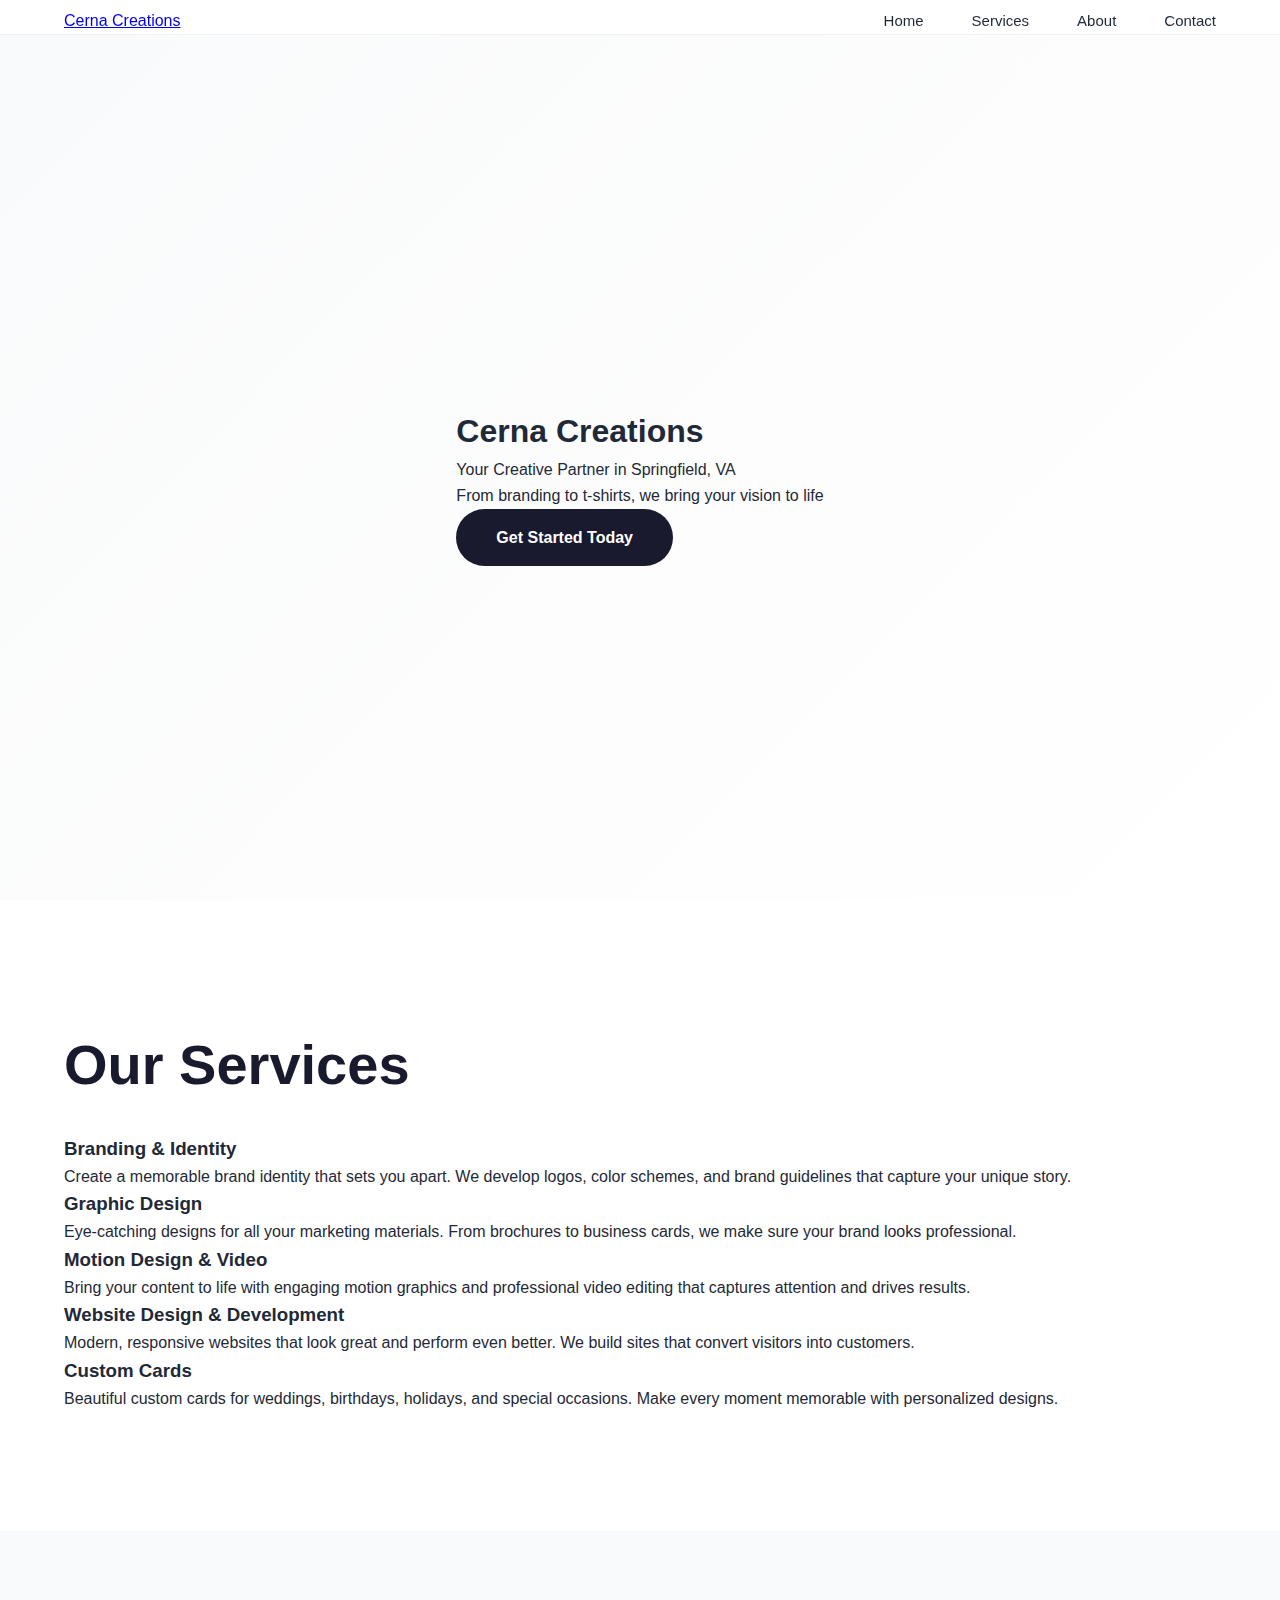
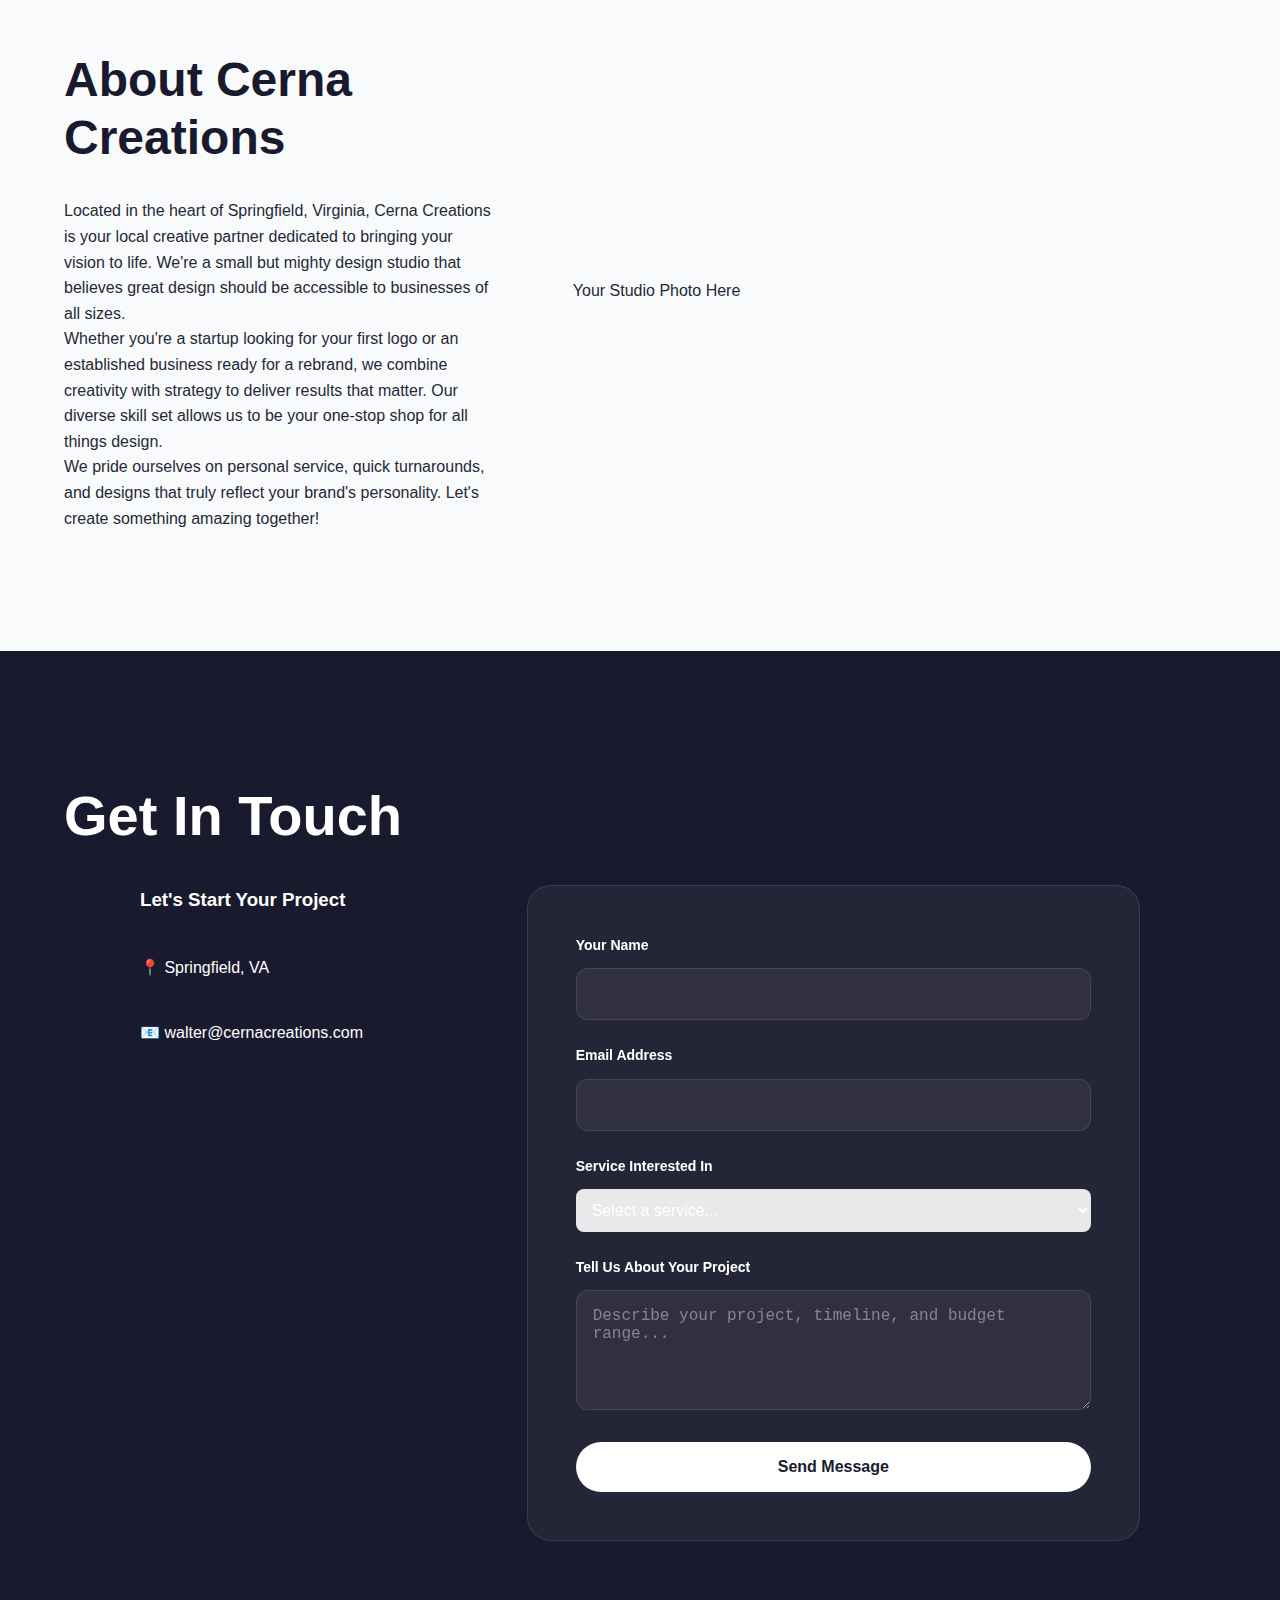
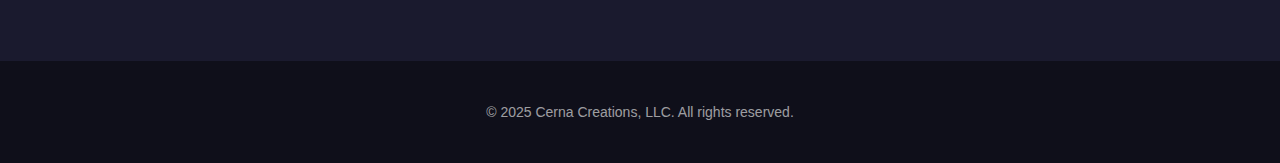
<file: index.html>
<!DOCTYPE html>
<html lang="en">
<head>
    <meta charset="UTF-8">
    <meta name="viewport" content="width=device-width, initial-scale=1.0">
    <title>Cerna Creations</title>
    <meta name="description" content="Cerna Creations is a full-service design studio in Springfield VA specializing in branding, graphic design, motion design, illustration, 2D & 3D design, video editing, website development, and custom cards">
    <link rel="stylesheet" href="style.css">
</head>
<body>
    <header>
        <nav class="container">
            <a href="#home" class="logo">Cerna Creations</a>
            <ul class="nav-links">
                <li><a href="#home">Home</a></li>
                <li><a href="#services">Services</a></li>
                <li><a href="#about">About</a></li>
                <li><a href="#contact">Contact</a></li>
            </ul>
            <button class="mobile-menu">☰</button>
        </nav>
    </header>

    <section id="home" class="hero">
        <div class="container">
            <h1>Cerna Creations</h1>
            <p>Your Creative Partner in Springfield, VA</p>
            <p>From branding to t-shirts, we bring your vision to life</p>
            <a href="#contact" class="cta-button">Get Started Today</a>
        </div>
    </section>

    <section id="services" class="services">
        <div class="container">
            <h2 class="section-title">Our Services</h2>
            <div class="services-grid">
                <div class="service-card">
                    <div class="service-icon icon-brand"></div>
                    <h3>Branding & Identity</h3>
                    <p>Create a memorable brand identity that sets you apart. We develop logos, color schemes, and brand guidelines that capture your unique story.</p>
                </div>
                
                <div class="service-card">
                    <div class="service-icon icon-design"></div>
                    <h3>Graphic Design</h3>
                    <p>Eye-catching designs for all your marketing materials. From brochures to business cards, we make sure your brand looks professional.</p>
                </div>
                
                <div class="service-card">
                    <div class="service-icon icon-motion"></div>
                    <h3>Motion Design & Video</h3>
                    <p>Bring your content to life with engaging motion graphics and professional video editing that captures attention and drives results.</p>
                </div>
                
                <div class="service-card">
                    <div class="service-icon icon-web"></div>
                    <h3>Website Design & Development</h3>
                    <p>Modern, responsive websites that look great and perform even better. We build sites that convert visitors into customers.</p>
                </div>
                
                <div class="service-card">
                    <div class="service-icon icon-cards"></div>
                    <h3>Custom Cards</h3>
                    <p>Beautiful custom cards for weddings, birthdays, holidays, and special occasions. Make every moment memorable with personalized designs.</p>
                </div>

            </div>
        </div>
    </section>

    <section id="about" class="about">
        <div class="container">
            <div class="about-content">
                <div class="about-text">
                    <h2>About Cerna Creations</h2>
                    <p>Located in the heart of Springfield, Virginia, Cerna Creations is your local creative partner dedicated to bringing your vision to life. We're a small but mighty design studio that believes great design should be accessible to businesses of all sizes.</p>
                    
                    <p>Whether you're a startup looking for your first logo or an established business ready for a rebrand, we combine creativity with strategy to deliver results that matter. Our diverse skill set allows us to be your one-stop shop for all things design.</p>
                    
                    <p>We pride ourselves on personal service, quick turnarounds, and designs that truly reflect your brand's personality. Let's create something amazing together!</p>
                </div>
                
                <div class="about-image">
                    <div class="placeholder-image">
                        Your Studio Photo Here
                    </div>
                </div>
            </div>
        </div>
    </section>

    <section id="contact" class="contact">
        <div class="container">
            <h2 class="section-title" style="color: white;">Get In Touch</h2>
            <div class="contact-content">
                <div class="contact-info">
                    <h3>Let's Start Your Project</h3>
                    <p>📍 Springfield, VA</p>
                    <p>📧 walter@cernacreations.com</p>
                </div>
                
                <form class="contact-form" action="#" method="POST" data-netlify="True">
                    <div class="form-group">
                        <label for="name">Your Name</label>
                        <input type="text" id="name" name="name" required>
                    </div>
                    
                    <div class="form-group">
                        <label for="email">Email Address</label>
                        <input type="email" id="email" name="email" required>
                    </div>
                    
                    <div class="form-group">
                        <label for="service">Service Interested In</label>
                        <select id="service" name="service" style="width: 100%; padding: 12px; border: none; border-radius: 8px; font-size: 1rem; background: rgba(255,255,255,0.9);">
                            <option value="">Select a service...</option>
                            <option value="branding">Branding & Identity</option>
                            <option value="graphic-design">Graphic Design</option>
                            <option value="motion-design">Motion Design & Video</option>
                            <option value="web-design">Website Design & Development</option>
                            <option value="cards">Custom Cards</option>
                            <option value="tshirts">T-Shirt Design & Printing</option>
                            <option value="multiple">Multiple Services</option>
                        </select>
                    </div>
                    
                    <div class="form-group">
                        <label for="message">Tell Us About Your Project</label>
                        <textarea id="message" name="message" placeholder="Describe your project, timeline, and budget range..." required></textarea>
                    </div>
                    
                    <button type="submit" class="submit-btn">Send Message</button>
                </form>
            </div>
        </div>
    </section>

    <footer>
        <div class="container">
            <p>&copy; 2025 Cerna Creations, LLC. All rights reserved.</p>
        </div>
    </footer>

    <script src="main.js"></script>
</body>
</html>
</file>
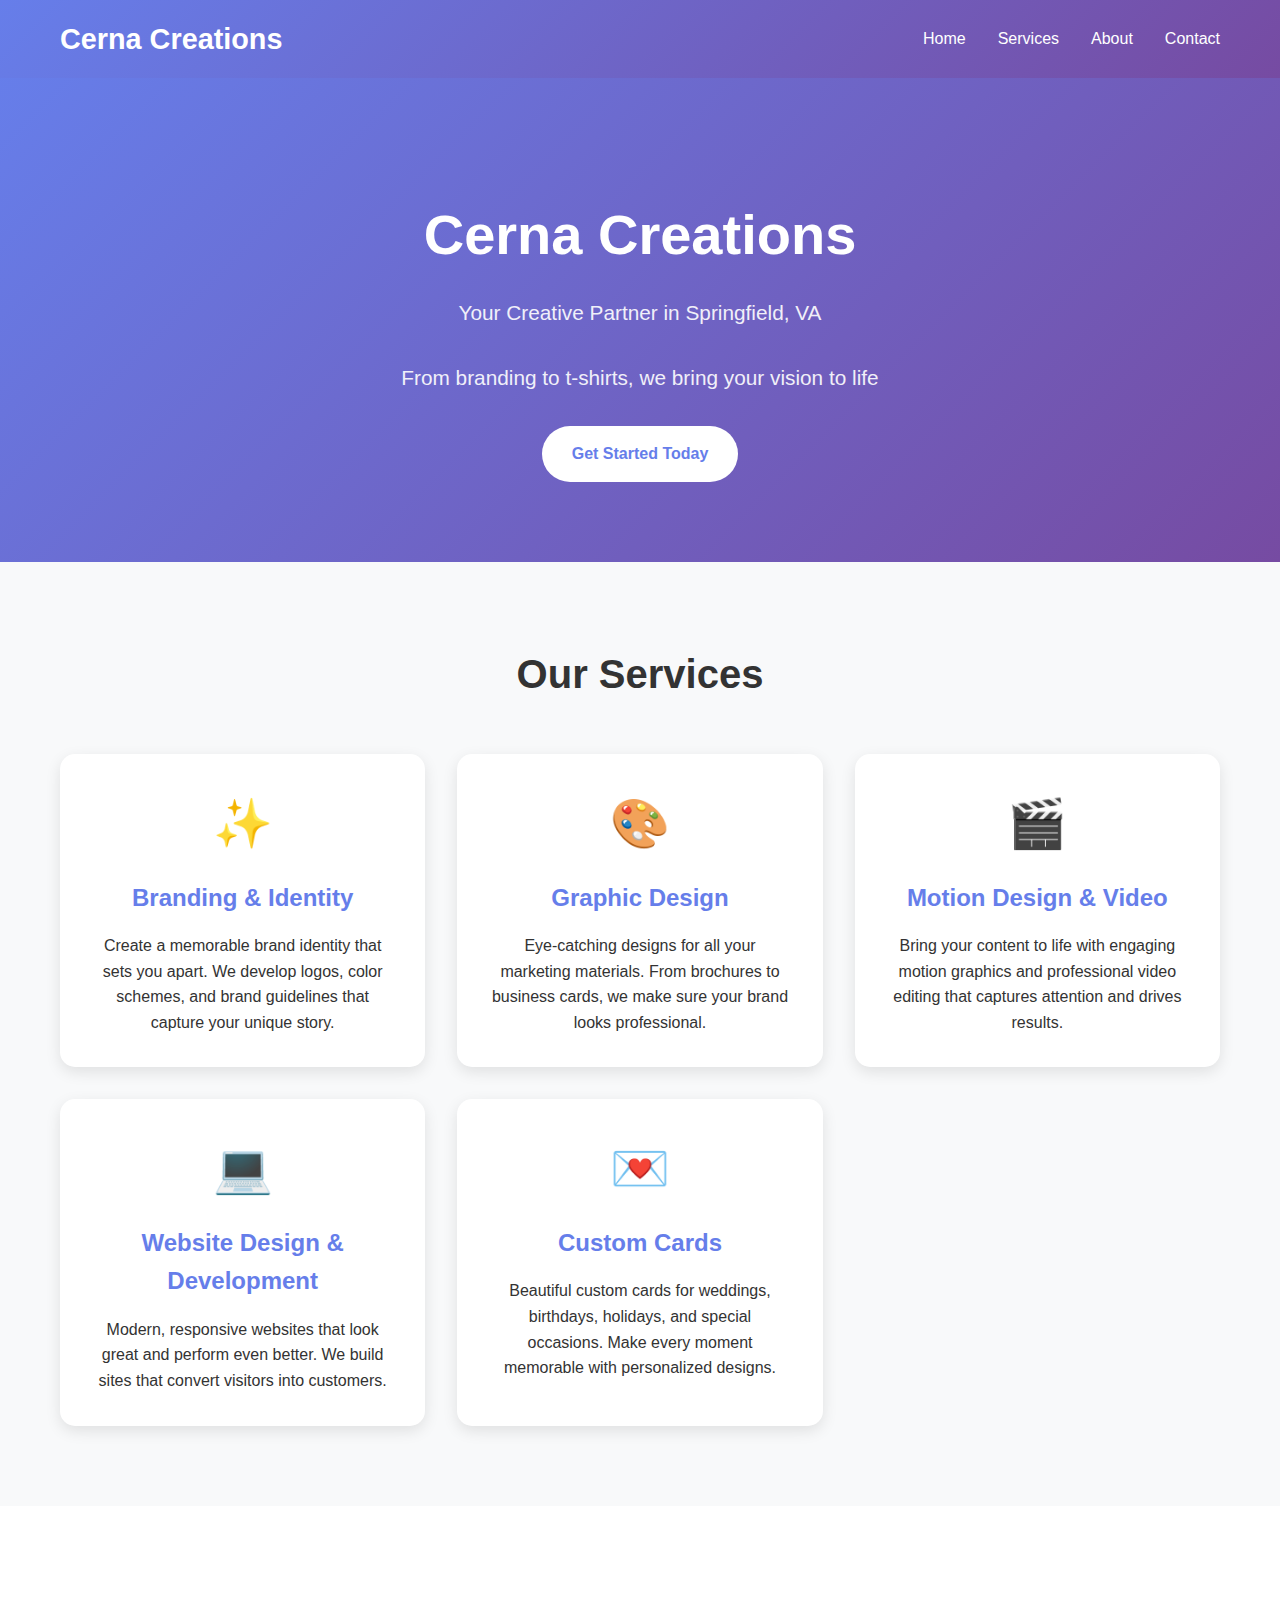
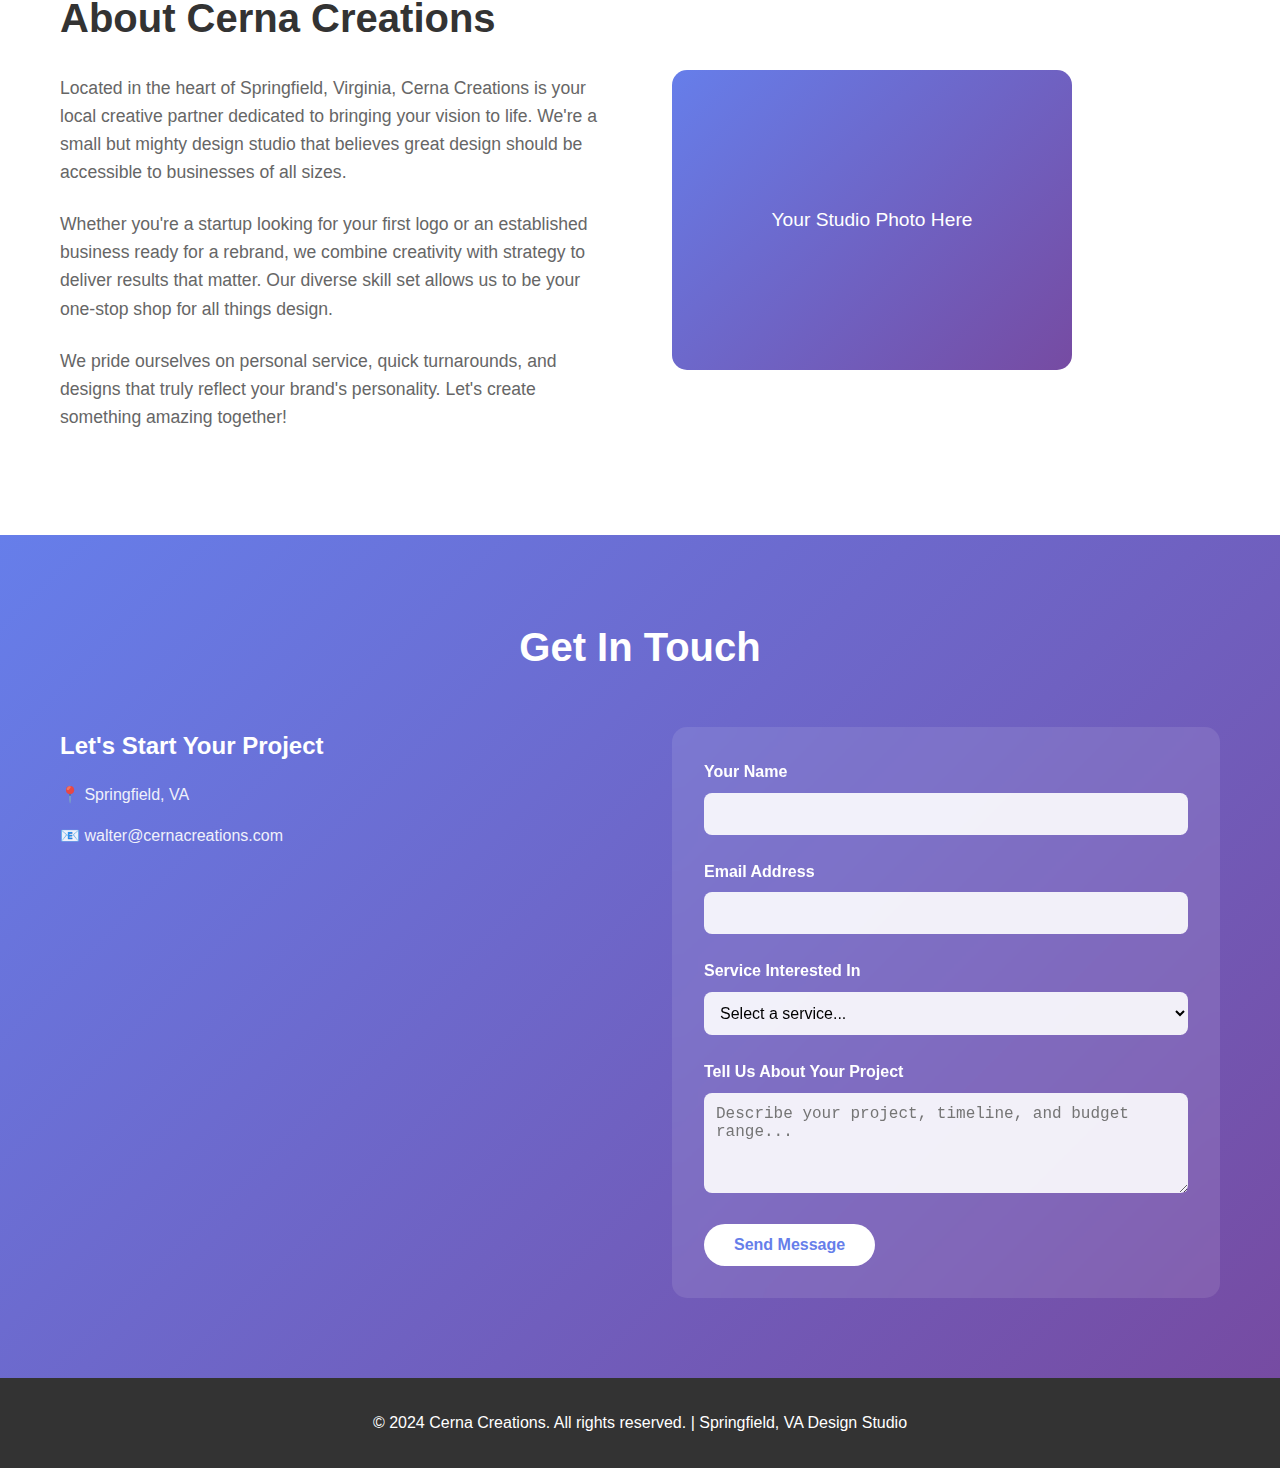
<file: cerna_creations_website.html>
<!DOCTYPE html>
<html lang="en">
<head>
    <meta charset="UTF-8">
    <meta name="viewport" content="width=device-width, initial-scale=1.0">
    <title>Cerna Creations</title>
    <meta name="description" content="Cerna Creations is a full-service design studio in Springfield VA specializing in branding, graphic design, motion design, illustration, 2D & 3D design, video editing, website development, and custom cards">
    
    <style>
        * {
            margin: 0;
            padding: 0;
            box-sizing: border-box;
        }
        
        body {
            font-family: 'Segoe UI', Tahoma, Geneva, Verdana, sans-serif;
            line-height: 1.6;
            color: #333;
        }
        
        .container {
            max-width: 1200px;
            margin: 0 auto;
            padding: 0 20px;
        }
        
        /* Header */
        header {
            background: linear-gradient(135deg, #667eea 0%, #764ba2 100%);
            color: white;
            padding: 1rem 0;
            position: fixed;
            width: 100%;
            top: 0;
            z-index: 1000;
            backdrop-filter: blur(10px);
        }
        
        nav {
            display: flex;
            justify-content: space-between;
            align-items: center;
        }
        
        .logo {
            font-size: 1.8rem;
            font-weight: bold;
            text-decoration: none;
            color: white;
        }
        
        .nav-links {
            display: flex;
            list-style: none;
            gap: 2rem;
        }
        
        .nav-links a {
            color: white;
            text-decoration: none;
            transition: opacity 0.3s;
        }
        
        .nav-links a:hover {
            opacity: 0.8;
        }
        
        .mobile-menu {
            display: none;
            background: none;
            border: none;
            color: white;
            font-size: 1.5rem;
            cursor: pointer;
        }
        
        /* Hero Section */
        .hero {
            background: linear-gradient(135deg, #667eea 0%, #764ba2 100%);
            color: white;
            padding: 120px 0 80px;
            text-align: center;
            margin-top: 70px;
        }
        
        .hero h1 {
            font-size: 3.5rem;
            margin-bottom: 1rem;
            animation: fadeInUp 1s ease;
        }
        
        .hero p {
            font-size: 1.3rem;
            margin-bottom: 2rem;
            opacity: 0.9;
            animation: fadeInUp 1s ease 0.2s both;
        }
        
        .cta-button {
            display: inline-block;
            background: white;
            color: #667eea;
            padding: 15px 30px;
            border-radius: 50px;
            text-decoration: none;
            font-weight: bold;
            transition: transform 0.3s, box-shadow 0.3s;
            animation: fadeInUp 1s ease 0.4s both;
        }
        
        .cta-button:hover {
            transform: translateY(-3px);
            box-shadow: 0 10px 20px rgba(0,0,0,0.2);
        }
        
        /* Services Section */
        .services {
            padding: 80px 0;
            background: #f8f9fa;
        }
        
        .section-title {
            text-align: center;
            font-size: 2.5rem;
            margin-bottom: 3rem;
            color: #333;
        }
        
        .services-grid {
            display: grid;
            grid-template-columns: repeat(auto-fit, minmax(350px, 1fr));
            gap: 2rem;
        }
        
        .service-card {
            background: white;
            padding: 2rem;
            border-radius: 15px;
            box-shadow: 0 5px 15px rgba(0,0,0,0.1);
            transition: transform 0.3s, box-shadow 0.3s;
            text-align: center;
        }
        
        .service-card:hover {
            transform: translateY(-10px);
            box-shadow: 0 15px 30px rgba(0,0,0,0.15);
        }
        
        .service-icon {
            font-size: 3rem;
            margin-bottom: 1rem;
        }
        
        .service-card h3 {
            font-size: 1.5rem;
            margin-bottom: 1rem;
            color: #667eea;
        }
        
        /* About Section */
        .about {
            padding: 80px 0;
        }
        
        .about-content {
            display: grid;
            grid-template-columns: 1fr 1fr;
            gap: 4rem;
            align-items: center;
        }
        
        .about-text h2 {
            font-size: 2.5rem;
            margin-bottom: 1.5rem;
            color: #333;
        }
        
        .about-text p {
            font-size: 1.1rem;
            margin-bottom: 1.5rem;
            color: #666;
        }
        
        .about-image {
            text-align: center;
        }
        
        .placeholder-image {
            width: 100%;
            max-width: 400px;
            height: 300px;
            background: linear-gradient(135deg, #667eea 0%, #764ba2 100%);
            border-radius: 15px;
            display: flex;
            align-items: center;
            justify-content: center;
            color: white;
            font-size: 1.2rem;
        }
        
        /* Contact Section */
        .contact {
            padding: 80px 0;
            background: linear-gradient(135deg, #667eea 0%, #764ba2 100%);
            color: white;
        }
        
        .contact-content {
            display: grid;
            grid-template-columns: 1fr 1fr;
            gap: 4rem;
        }
        
        .contact-info h3 {
            font-size: 1.5rem;
            margin-bottom: 1rem;
        }
        
        .contact-info p {
            margin-bottom: 1rem;
            opacity: 0.9;
        }
        
        .contact-form {
            background: rgba(255,255,255,0.1);
            padding: 2rem;
            border-radius: 15px;
            backdrop-filter: blur(10px);
        }
        
        .form-group {
            margin-bottom: 1.5rem;
        }
        
        .form-group label {
            display: block;
            margin-bottom: 0.5rem;
            font-weight: bold;
        }
        
        .form-group input,
        .form-group textarea {
            width: 100%;
            padding: 12px;
            border: none;
            border-radius: 8px;
            font-size: 1rem;
            background: rgba(255,255,255,0.9);
        }
        
        .form-group textarea {
            resize: vertical;
            height: 100px;
        }
        
        .submit-btn {
            background: white;
            color: #667eea;
            padding: 12px 30px;
            border: none;
            border-radius: 25px;
            font-size: 1rem;
            font-weight: bold;
            cursor: pointer;
            transition: transform 0.3s;
        }
        
        .submit-btn:hover {
            transform: translateY(-2px);
        }
        
        /* Footer */
        footer {
            background: #333;
            color: white;
            text-align: center;
            padding: 2rem 0;
        }
        
        /* Animations */
        @keyframes fadeInUp {
            from {
                opacity: 0;
                transform: translateY(30px);
            }
            to {
                opacity: 1;
                transform: translateY(0);
            }
        }
        
        /* Responsive Design */
        @media (max-width: 768px) {
            .nav-links {
                display: none;
            }
            
            .mobile-menu {
                display: block;
            }
            
            .hero h1 {
                font-size: 2.5rem;
            }
            
            .hero p {
                font-size: 1.1rem;
            }
            
            .services-grid {
                grid-template-columns: 1fr;
            }
            
            .about-content,
            .contact-content {
                grid-template-columns: 1fr;
                gap: 2rem;
            }
            
            .section-title {
                font-size: 2rem;
            }
        }
        
        /* Smooth scrolling */
        html {
            scroll-behavior: smooth;
        }
        
        /* Service icons using Unicode */
        .icon-design::before { content: "🎨"; }
        .icon-motion::before { content: "🎬"; }
        .icon-web::before { content: "💻"; }
        .icon-cards::before { content: "💌"; }
        .icon-tshirt::before { content: "👕"; }
        .icon-brand::before { content: "✨"; }
    </style>
</head>
<body>
    <header>
        <nav class="container">
            <a href="#home" class="logo">Cerna Creations</a>
            <ul class="nav-links">
                <li><a href="#home">Home</a></li>
                <li><a href="#services">Services</a></li>
                <li><a href="#about">About</a></li>
                <li><a href="#contact">Contact</a></li>
            </ul>
            <button class="mobile-menu">☰</button>
        </nav>
    </header>

    <section id="home" class="hero">
        <div class="container">
            <h1>Cerna Creations</h1>
            <p>Your Creative Partner in Springfield, VA</p>
            <p>From branding to t-shirts, we bring your vision to life</p>
            <a href="#contact" class="cta-button">Get Started Today</a>
        </div>
    </section>

    <section id="services" class="services">
        <div class="container">
            <h2 class="section-title">Our Services</h2>
            <div class="services-grid">
                <div class="service-card">
                    <div class="service-icon icon-brand"></div>
                    <h3>Branding & Identity</h3>
                    <p>Create a memorable brand identity that sets you apart. We develop logos, color schemes, and brand guidelines that capture your unique story.</p>
                </div>
                
                <div class="service-card">
                    <div class="service-icon icon-design"></div>
                    <h3>Graphic Design</h3>
                    <p>Eye-catching designs for all your marketing materials. From brochures to business cards, we make sure your brand looks professional.</p>
                </div>
                
                <div class="service-card">
                    <div class="service-icon icon-motion"></div>
                    <h3>Motion Design & Video</h3>
                    <p>Bring your content to life with engaging motion graphics and professional video editing that captures attention and drives results.</p>
                </div>
                
                <div class="service-card">
                    <div class="service-icon icon-web"></div>
                    <h3>Website Design & Development</h3>
                    <p>Modern, responsive websites that look great and perform even better. We build sites that convert visitors into customers.</p>
                </div>
                
                <div class="service-card">
                    <div class="service-icon icon-cards"></div>
                    <h3>Custom Cards</h3>
                    <p>Beautiful custom cards for weddings, birthdays, holidays, and special occasions. Make every moment memorable with personalized designs.</p>
                </div>

            </div>
        </div>
    </section>

    <section id="about" class="about">
        <div class="container">
            <div class="about-content">
                <div class="about-text">
                    <h2>About Cerna Creations</h2>
                    <p>Located in the heart of Springfield, Virginia, Cerna Creations is your local creative partner dedicated to bringing your vision to life. We're a small but mighty design studio that believes great design should be accessible to businesses of all sizes.</p>
                    
                    <p>Whether you're a startup looking for your first logo or an established business ready for a rebrand, we combine creativity with strategy to deliver results that matter. Our diverse skill set allows us to be your one-stop shop for all things design.</p>
                    
                    <p>We pride ourselves on personal service, quick turnarounds, and designs that truly reflect your brand's personality. Let's create something amazing together!</p>
                </div>
                
                <div class="about-image">
                    <div class="placeholder-image">
                        Your Studio Photo Here
                    </div>
                </div>
            </div>
        </div>
    </section>

    <section id="contact" class="contact">
        <div class="container">
            <h2 class="section-title" style="color: white;">Get In Touch</h2>
            <div class="contact-content">
                <div class="contact-info">
                    <h3>Let's Start Your Project</h3>
                    <p>📍 Springfield, VA</p>
                    <p>📧 walter@cernacreations.com</p>
                </div>
                
                <form class="contact-form" action="#" method="POST" netlify>
                    <div class="form-group">
                        <label for="name">Your Name</label>
                        <input type="text" id="name" name="name" required>
                    </div>
                    
                    <div class="form-group">
                        <label for="email">Email Address</label>
                        <input type="email" id="email" name="email" required>
                    </div>
                    
                    <div class="form-group">
                        <label for="service">Service Interested In</label>
                        <select id="service" name="service" style="width: 100%; padding: 12px; border: none; border-radius: 8px; font-size: 1rem; background: rgba(255,255,255,0.9);">
                            <option value="">Select a service...</option>
                            <option value="branding">Branding & Identity</option>
                            <option value="graphic-design">Graphic Design</option>
                            <option value="motion-design">Motion Design & Video</option>
                            <option value="web-design">Website Design & Development</option>
                            <option value="cards">Custom Cards</option>
                            <option value="tshirts">T-Shirt Design & Printing</option>
                            <option value="multiple">Multiple Services</option>
                        </select>
                    </div>
                    
                    <div class="form-group">
                        <label for="message">Tell Us About Your Project</label>
                        <textarea id="message" name="message" placeholder="Describe your project, timeline, and budget range..." required></textarea>
                    </div>
                    
                    <button type="submit" class="submit-btn">Send Message</button>
                </form>
            </div>
        </div>
    </section>

    <footer>
        <div class="container">
            <p>&copy; 2024 Cerna Creations. All rights reserved. | Springfield, VA Design Studio</p>
        </div>
    </footer>

    <script>
        // Smooth scrolling for navigation links
        document.querySelectorAll('a[href^="#"]').forEach(anchor => {
            anchor.addEventListener('click', function (e) {
                e.preventDefault();
                const target = document.querySelector(this.getAttribute('href'));
                if (target) {
                    target.scrollIntoView({
                        behavior: 'smooth',
                        block: 'start'
                    });
                }
            });
        });

        // Mobile menu toggle (basic functionality)
        const mobileMenu = document.querySelector('.mobile-menu');
        const navLinks = document.querySelector('.nav-links');
        
        mobileMenu.addEventListener('click', () => {
            navLinks.style.display = navLinks.style.display === 'flex' ? 'none' : 'flex';
        });

        // Form submission (you'll need to integrate with Netlify Forms or similar)
        document.querySelector('.contact-form').addEventListener('submit', function(e) {
            e.preventDefault();
            alert('Thank you for your message! We\'ll get back to you within 24 hours.');
            this.reset();
        });

        // Add scroll effect to header
        window.addEventListener('scroll', () => {
            const header = document.querySelector('header');
            if (window.scrollY > 100) {
                header.style.background = 'rgba(76, 175, 80, 0.95)';
            } else {
                header.style.background = 'linear-gradient(135deg, #4CAF50 0%, #2E8B57 100%)';
            }
        });
    </script>
</body>
</html>
</file>
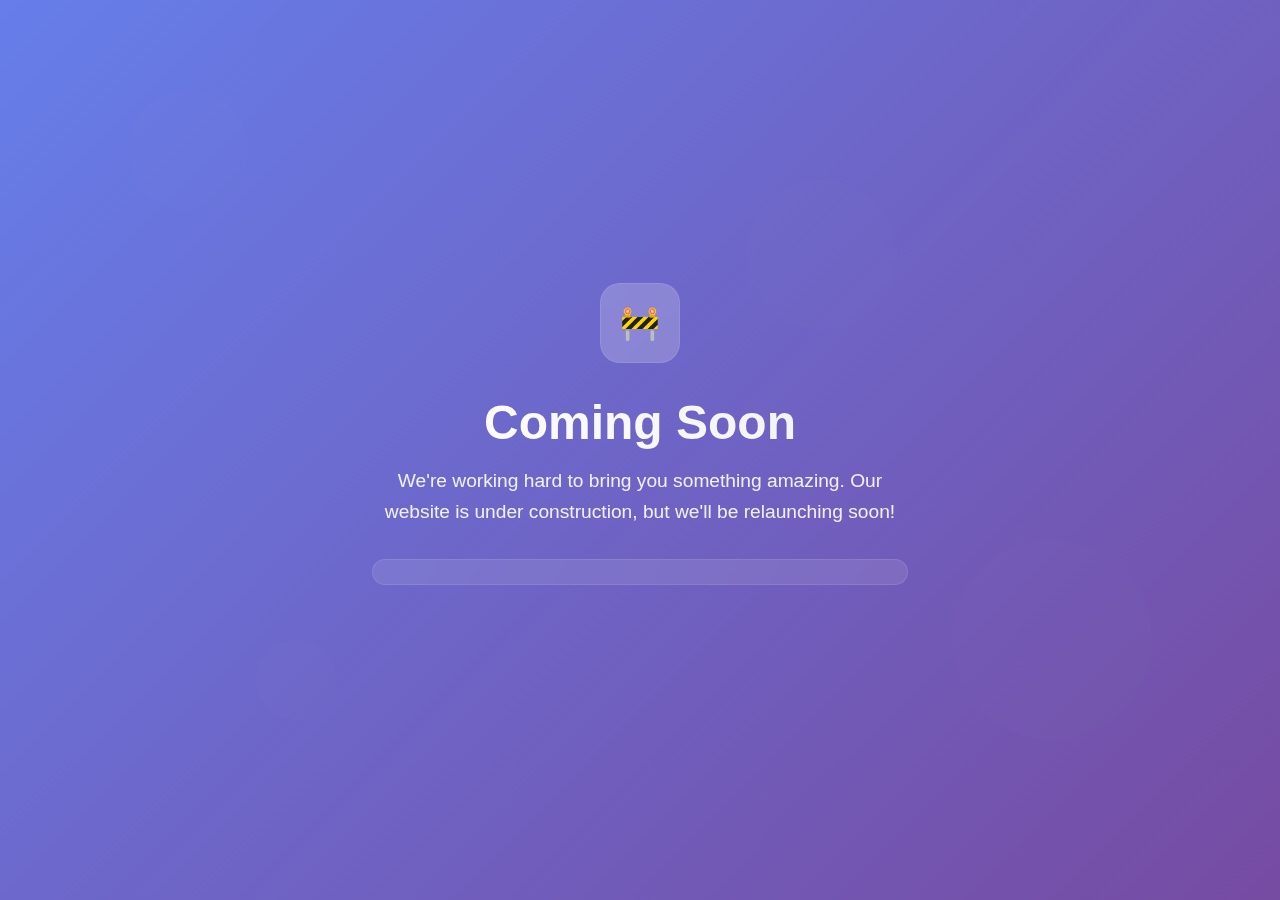
<file: under-construction.html>
<!DOCTYPE html>
<html lang="en">
<head>
    <meta charset="UTF-8">
    <meta name="viewport" content="width=device-width, initial-scale=1.0">
    <title>Under Construction</title>
    <style>
        * {
            margin: 0;
            padding: 0;
            box-sizing: border-box;
        }

        body {
            font-family: -apple-system, BlinkMacSystemFont, 'Segoe UI', Roboto, Oxygen, Ubuntu, Cantarell, sans-serif;
            background: linear-gradient(135deg, #667eea 0%, #764ba2 100%);
            min-height: 100vh;
            display: flex;
            align-items: center;
            justify-content: center;
            overflow: hidden;
            position: relative;
        }

        .background-shapes {
            position: absolute;
            top: 0;
            left: 0;
            width: 100%;
            height: 100%;
            z-index: 0;
            opacity: 0.1;
        }

        .shape {
            position: absolute;
            background: rgba(255, 255, 255, 0.1);
            border-radius: 50%;
            animation: float 6s ease-in-out infinite;
        }

        .shape:nth-child(1) {
            width: 120px;
            height: 120px;
            top: 10%;
            left: 10%;
            animation-delay: 0s;
        }

        .shape:nth-child(2) {
            width: 200px;
            height: 200px;
            top: 60%;
            right: 10%;
            animation-delay: 2s;
        }

        .shape:nth-child(3) {
            width: 80px;
            height: 80px;
            bottom: 20%;
            left: 20%;
            animation-delay: 4s;
        }

        .shape:nth-child(4) {
            width: 150px;
            height: 150px;
            top: 20%;
            right: 30%;
            animation-delay: 1s;
        }

        @keyframes float {
            0%, 100% {
                transform: translateY(0px) rotate(0deg);
            }
            50% {
                transform: translateY(-20px) rotate(180deg);
            }
        }

        .container {
            text-align: center;
            color: white;
            z-index: 1;
            position: relative;
            max-width: 600px;
            padding: 2rem;
        }

        .logo {
            width: 80px;
            height: 80px;
            background: rgba(255, 255, 255, 0.2);
            border-radius: 20px;
            margin: 0 auto 2rem;
            display: flex;
            align-items: center;
            justify-content: center;
            backdrop-filter: blur(10px);
            border: 1px solid rgba(255, 255, 255, 0.1);
            animation: pulse 2s ease-in-out infinite alternate;
        }

        @keyframes pulse {
            0% {
                transform: scale(1);
            }
            100% {
                transform: scale(1.05);
            }
        }

        .logo::before {
            content: "🚧";
            font-size: 2rem;
        }

        h1 {
            font-size: 3rem;
            font-weight: 700;
            margin-bottom: 1rem;
            background: linear-gradient(45deg, #fff, #f0f0f0);
            background-clip: text;
            -webkit-background-clip: text;
            -webkit-text-fill-color: transparent;
            animation: slideInUp 0.8s ease-out;
        }

        .subtitle {
            font-size: 1.2rem;
            margin-bottom: 2rem;
            opacity: 0.9;
            line-height: 1.6;
            animation: slideInUp 0.8s ease-out 0.2s both;
        }

        .progress-container {
            background: rgba(255, 255, 255, 0.1);
            border-radius: 50px;
            padding: 8px;
            margin: 2rem 0;
            backdrop-filter: blur(10px);
            border: 1px solid rgba(255, 255, 255, 0.1);
            animation: slideInUp 0.8s ease-out 0.4s both;
        }

        .progress-bar {
            height: 8px;
            background: linear-gradient(90deg, #00f5ff, #00d4ff);
            border-radius: 50px;
            width: 0%;
            animation: progressLoad 3s ease-in-out infinite;
            box-shadow: 0 0 20px rgba(0, 245, 255, 0.5);
        }

        @keyframes progressLoad {
            0%, 100% { width: 20%; }
            50% { width: 80%; }
        }

        .email-signup {
            display: flex;
            gap: 1rem;
            max-width: 400px;
            margin: 2rem auto 0;
            animation: slideInUp 0.8s ease-out 0.6s both;
        }

        .email-input {
            flex: 1;
            padding: 1rem 1.5rem;
            border: 1px solid rgba(255, 255, 255, 0.2);
            border-radius: 50px;
            background: rgba(255, 255, 255, 0.1);
            color: white;
            font-size: 1rem;
            backdrop-filter: blur(10px);
            transition: all 0.3s ease;
        }

        .email-input::placeholder {
            color: rgba(255, 255, 255, 0.7);
        }

        .email-input:focus {
            outline: none;
            border-color: rgba(255, 255, 255, 0.5);
            background: rgba(255, 255, 255, 0.15);
            transform: scale(1.02);
        }

        .notify-btn {
            padding: 1rem 2rem;
            background: linear-gradient(45deg, #00f5ff, #00d4ff);
            border: none;
            border-radius: 50px;
            color: white;
            font-weight: 600;
            cursor: pointer;
            transition: all 0.3s ease;
            font-size: 1rem;
        }

        .notify-btn:hover {
            transform: translateY(-2px);
            box-shadow: 0 10px 30px rgba(0, 245, 255, 0.3);
        }

        .social-links {
            display: flex;
            justify-content: center;
            gap: 1.5rem;
            margin-top: 3rem;
            animation: slideInUp 0.8s ease-out 0.8s both;
        }

        .social-link {
            width: 50px;
            height: 50px;
            background: rgba(255, 255, 255, 0.1);
            border-radius: 50%;
            display: flex;
            align-items: center;
            justify-content: center;
            text-decoration: none;
            color: white;
            font-size: 1.2rem;
            transition: all 0.3s ease;
            backdrop-filter: blur(10px);
            border: 1px solid rgba(255, 255, 255, 0.1);
        }

        .social-link:hover {
            background: rgba(255, 255, 255, 0.2);
            transform: translateY(-3px);
            box-shadow: 0 10px 20px rgba(255, 255, 255, 0.1);
        }

        @keyframes slideInUp {
            from {
                opacity: 0;
                transform: translateY(30px);
            }
            to {
                opacity: 1;
                transform: translateY(0);
            }
        }

        @media (max-width: 768px) {
            .container {
                padding: 1rem;
            }

            h1 {
                font-size: 2rem;
            }

            .email-signup {
                flex-direction: column;
            }

            .social-links {
                gap: 1rem;
            }
        }
    </style>
</head>
<body>
<div class="background-shapes">
    <div class="shape"></div>
    <div class="shape"></div>
    <div class="shape"></div>
    <div class="shape"></div>
</div>

<div class="container">
    <div class="logo"></div>

    <h1>Coming Soon</h1>

    <p class="subtitle">
        We're working hard to bring you something amazing.
        Our website is under construction, but we'll be relaunching soon!
    </p>

    <div class="progress-container">
        <div class="progress-bar"></div>
    </div>

</div>

<script>
    document.querySelector('.email-signup').addEventListener('submit', function(e) {
        e.preventDefault();
        const email = document.querySelector('.email-input').value;
        if (email) {
            alert('Thank you! We\'ll notify you when we launch.');
            document.querySelector('.email-input').value = '';
        }
    });

    // Add some interactive sparkle effects
    document.addEventListener('mousemove', function(e) {
        const sparkle = document.createElement('div');
        sparkle.style.position = 'absolute';
        sparkle.style.left = e.clientX + 'px';
        sparkle.style.top = e.clientY + 'px';
        sparkle.style.width = '4px';
        sparkle.style.height = '4px';
        sparkle.style.background = 'rgba(255, 255, 255, 0.8)';
        sparkle.style.borderRadius = '50%';
        sparkle.style.pointerEvents = 'none';
        sparkle.style.zIndex = '1000';
        sparkle.style.animation = 'sparkle 1s ease-out forwards';
        document.body.appendChild(sparkle);

        setTimeout(() => {
            sparkle.remove();
        }, 1000);
    });

    // Add sparkle animation
    const style = document.createElement('style');
    style.textContent = `
            @keyframes sparkle {
                0% {
                    transform: scale(0) rotate(0deg);
                    opacity: 1;
                }
                100% {
                    transform: scale(1) rotate(180deg);
                    opacity: 0;
                }
            }
        `;
    document.head.appendChild(style);
</script>
</body>
</html>
</file>
<file: style.css>
/* ================================
   CSS Reset & Base Styles
   ================================ */
* {
    margin: 0;
    padding: 0;
    box-sizing: border-box;
}

:root {
    --primary-dark: #1a1a2e;
    --primary-accent: #6366f1;
    --accent-pink: #ec4899;
    --accent-yellow: #fbbf24;
    --text-dark: #1f2937;
    --text-light: #6b7280;
    --bg-light: #f9fafb;
    --bg-white: #ffffff;
}

html {
    scroll-behavior: smooth;
}

body {
    font-family:
        -apple-system, BlinkMacSystemFont, "Inter", "Segoe UI", Roboto,
        "Helvetica Neue", Arial, sans-serif;
    line-height: 1.6;
    color: var(--text-dark);
    background: var(--bg-white);
    overflow-x: hidden;
}

.container {
    max-width: 1200px;
    margin: 0 auto;
    padding: 0 24px;
}

/* ================================
   Header & Navigation
   ================================ */
header {
    position: fixed;
    width: 100%;
    top: 0;
    z-index: 1000;
    background: rgba(255, 255, 255, 0.9);
    backdrop-filter: blur(20px);
    border-bottom: 1px solid rgba(0, 0, 0, 0.05);
    padding-top: 8px;
    transition: all 0.3s ease;
}

nav {
    display: flex;
    justify-content: space-between;
    align-items: center;
    padding: 20px 24px;
}

.logo img {
    height: 40px;
    width: auto;
    transition: transform 0.3s ease;
}

.logo:hover img {
    transform: scale(1.05);
}

.nav-links {
    display: flex;
    list-style: none;
    gap: 48px;
    align-items: center;
}

.nav-links a {
    color: var(--text-dark);
    text-decoration: none;
    font-weight: 500;
    font-size: 15px;
    position: relative;
    transition: color 0.3s ease;
}

.nav-links a::after {
    content: "";
    position: absolute;
    bottom: -4px;
    left: 0;
    width: 0;
    height: 2px;
    background: var(--primary-accent);
    transition: width 0.3s ease;
}

.nav-links a:hover {
    color: var(--primary-accent);
}

.nav-links a:hover::after {
    width: 100%;
}

.mobile-menu {
    display: none;
    background: none;
    border: none;
    font-size: 24px;
    cursor: pointer;
    color: var(--text-dark);
}

/* ================================
   Hero Section
   ================================ */
.hero {
    min-height: 100vh;
    display: flex;
    align-items: center;
    position: relative;
    padding-top: 80px;
    overflow: hidden;
    background: linear-gradient(135deg, #f9fafb 0%, #ffffff 100%);
}

.hero-background {
    position: absolute;
    top: 0;
    left: 0;
    width: 100%;
    height: 100%;
    z-index: 0;
    overflow: hidden;
}

.floating-shape {
    position: absolute;
    border-radius: 50%;
    opacity: 0.5;
}

.shape-1 {
    width: 400px;
    height: 400px;
    background: linear-gradient(
        135deg,
        var(--primary-accent),
        var(--accent-pink)
    );
    top: -200px;
    right: -100px;
    opacity: 0.1;
}

.shape-2 {
    width: 300px;
    height: 300px;
    background: linear-gradient(
        135deg,
        var(--accent-pink),
        var(--accent-yellow)
    );
    bottom: -150px;
    left: -100px;
    opacity: 0.1;
}

.shape-3 {
    width: 200px;
    height: 200px;
    background: linear-gradient(
        135deg,
        var(--accent-yellow),
        var(--primary-accent)
    );
    top: 50%;
    left: 50%;
    transform: translate(-50%, -50%);
    opacity: 0.05;
}

.hero-content {
    display: grid;
    grid-template-columns: 1fr 1fr;
    gap: 80px;
    align-items: center;
    position: relative;
    z-index: 1;
    padding: 60px 0;
}

.hero-label {
    font-size: 14px;
    font-weight: 600;
    text-transform: uppercase;
    letter-spacing: 2px;
    color: var(--primary-accent);
    margin-bottom: 24px;
}

.hero-title {
    font-size: 72px;
    font-weight: 800;
    line-height: 1.1;
    margin-bottom: 32px;
    color: var(--primary-dark);
}

.hero-title-line {
    display: block;
    overflow: hidden;
}

.hero-description {
    font-size: 20px;
    line-height: 1.6;
    color: var(--text-light);
    margin-bottom: 40px;
    max-width: 500px;
}

.cta-button {
    display: inline-block;
    padding: 16px 40px;
    background: var(--primary-dark);
    color: white;
    text-decoration: none;
    font-weight: 600;
    border-radius: 50px;
    transition: all 0.3s ease;
    position: relative;
    overflow: hidden;
    opacity: 1 !important; /* Force visibility */
}

.cta-button::before {
    content: "";
    position: absolute;
    top: 0;
    left: -100%;
    width: 100%;
    height: 100%;
    background: linear-gradient(
        90deg,
        transparent,
        rgba(255, 255, 255, 0.2),
        transparent
    );
    transition: left 0.5s ease;
    pointer-events: none;
}

.cta-button:hover::before {
    left: 100%;
}

.cta-button:hover {
    transform: translateY(-2px);
    box-shadow: 0 10px 30px rgba(99, 102, 241, 0.3);
}

.hero-visual {
    position: relative;
}

.visual-grid {
    display: grid;
    grid-template-columns: 1fr 1fr;
    gap: 16px;
    transform: rotate(5deg);
}

.grid-item {
    aspect-ratio: 1;
    border-radius: 24px;
    background: linear-gradient(
        135deg,
        var(--primary-accent),
        var(--accent-pink)
    );
    opacity: 0.8;
}

.grid-item:nth-child(1) {
    background: linear-gradient(135deg, #6366f1, #8b5cf6);
}

.grid-item:nth-child(2) {
    background: linear-gradient(135deg, #ec4899, #f43f5e);
    transform: translateY(20px);
}

.grid-item:nth-child(3) {
    background: linear-gradient(135deg, #fbbf24, #f59e0b);
    transform: translateY(-20px);
}

.grid-item:nth-child(4) {
    background: linear-gradient(135deg, #10b981, #059669);
}

/* ================================
   Services Section
   ================================ */
.services {
    padding: 120px 0;
    background: var(--bg-white);
}

.section-header {
    text-align: center;
    max-width: 700px;
    margin: 0 auto 80px;
}

.section-title {
    font-size: 56px;
    font-weight: 800;
    margin-bottom: 24px;
    color: var(--primary-dark);
}

.section-subtitle {
    font-size: 20px;
    line-height: 1.6;
    color: var(--text-light);
}

.services-list {
    max-width: 900px;
    margin: 0 auto;
}

.service-item {
    display: grid;
    grid-template-columns: 80px 1fr 80px;
    gap: 32px;
    align-items: center;
    padding: 40px 0;
    border-bottom: 1px solid rgba(0, 0, 0, 0.05);
    transition: all 0.3s ease;
}

.service-item:last-child {
    border-bottom: none;
}

.service-number {
    font-size: 18px;
    font-weight: 700;
    color: var(--text-light);
    opacity: 0.5;
}

.service-content h3 {
    font-size: 32px;
    font-weight: 700;
    margin-bottom: 12px;
    color: var(--primary-dark);
    transition: color 0.3s ease;
}

.service-content p {
    font-size: 16px;
    line-height: 1.6;
    color: var(--text-light);
}

.service-icon {
    font-size: 48px;
    text-align: right;
    opacity: 0.7;
    transition: all 0.3s ease;
}

.service-item:hover {
    transform: translateX(10px);
}

.service-item:hover .service-content h3 {
    color: var(--primary-accent);
}

.service-item:hover .service-icon {
    opacity: 1;
    transform: scale(1.1);
}

/* ================================
   About Section
   ================================ */
.about {
    padding: 120px 0;
    background: var(--bg-light);
}

.about-content {
    display: grid;
    grid-template-columns: 1fr 1.5fr;
    gap: 80px;
    align-items: center;
}

.about-visual {
    position: relative;
    height: 500px;
}

.about-decoration {
    position: relative;
    width: 100%;
    height: 100%;
}

.deco-circle {
    position: absolute;
    width: 300px;
    height: 300px;
    border-radius: 50%;
    border: 3px solid var(--primary-accent);
    top: 50%;
    left: 50%;
    transform: translate(-50%, -50%);
}

.deco-line {
    position: absolute;
    width: 200px;
    height: 3px;
    background: linear-gradient(
        90deg,
        var(--accent-pink),
        var(--accent-yellow)
    );
    top: 50%;
    left: 50%;
    transform: translate(-50%, -50%) rotate(45deg);
}

.about-label {
    font-size: 14px;
    font-weight: 600;
    text-transform: uppercase;
    letter-spacing: 2px;
    color: var(--primary-accent);
    margin-bottom: 24px;
}

.about-text h2 {
    font-size: 48px;
    font-weight: 800;
    line-height: 1.2;
    margin-bottom: 32px;
    color: var(--primary-dark);
}

.about-description {
    font-size: 18px;
    line-height: 1.8;
    color: var(--text-light);
    margin-bottom: 24px;
}

.about-stats {
    display: grid;
    grid-template-columns: repeat(3, 1fr);
    gap: 40px;
    margin-top: 60px;
}

.stat {
    text-align: left;
}

.stat-number {
    font-size: 48px;
    font-weight: 800;
    color: var(--primary-accent);
    margin-bottom: 8px;
}

.stat-label {
    font-size: 14px;
    color: var(--text-light);
    text-transform: uppercase;
    letter-spacing: 1px;
}

/* ================================
   Contact Section
   ================================ */
.contact {
    padding: 120px 0;
    background: var(--primary-dark);
    color: white;
}

.contact-header {
    text-align: center;
    max-width: 700px;
    margin: 0 auto 80px;
}

.contact-header h2 {
    font-size: 56px;
    font-weight: 800;
    margin-bottom: 24px;
    color: white;
}

.contact-subtitle {
    font-size: 18px;
    line-height: 1.6;
    color: rgba(255, 255, 255, 0.7);
}

.contact-content {
    display: grid;
    grid-template-columns: 1fr 2fr;
    gap: 80px;
    max-width: 1000px;
    margin: 0 auto;
}

.contact-info {
    display: flex;
    flex-direction: column;
    gap: 40px;
}

.info-item {
    display: flex;
    gap: 20px;
    align-items: flex-start;
}

.info-icon {
    font-size: 32px;
    flex-shrink: 0;
}

.info-item h4 {
    font-size: 16px;
    font-weight: 600;
    margin-bottom: 8px;
    color: white;
}

.info-item p {
    font-size: 16px;
    color: rgba(255, 255, 255, 0.7);
    line-height: 1.6;
}

.contact-form {
    background: rgba(255, 255, 255, 0.05);
    padding: 48px;
    border-radius: 24px;
    backdrop-filter: blur(10px);
    border: 1px solid rgba(255, 255, 255, 0.1);
}

.form-row {
    display: grid;
    grid-template-columns: 1fr 1fr;
    gap: 24px;
    margin-bottom: 24px;
}

.form-group {
    margin-bottom: 24px;
}

.form-group label {
    display: block;
    font-size: 14px;
    font-weight: 600;
    margin-bottom: 12px;
    color: white;
}

.form-group input,
.form-group textarea,
.form-group select {
    width: 100%;
    padding: 16px;
    border: 1px solid rgba(255, 255, 255, 0.1);
    border-radius: 12px;
    font-size: 16px;
    background: rgba(255, 255, 255, 0.05);
    color: white;
    transition: all 0.3s ease;
}

.form-group input::placeholder,
.form-group textarea::placeholder {
    color: rgba(255, 255, 255, 0.4);
}

.form-group input:focus,
.form-group textarea:focus,
.form-group select:focus {
    outline: none;
    border-color: var(--primary-accent);
    background: rgba(255, 255, 255, 0.1);
}

.form-group select {
    cursor: pointer;
}

.form-group select option {
    background: var(--primary-dark);
    color: white;
}

.form-group textarea {
    resize: vertical;
    min-height: 120px;
}

.submit-btn {
    width: 100%;
    padding: 16px 32px;
    background: white;
    color: var(--primary-dark);
    border: none;
    border-radius: 50px;
    font-size: 16px;
    font-weight: 600;
    cursor: pointer;
    transition: all 0.3s ease;
}

.submit-btn:hover {
    transform: translateY(-2px);
    box-shadow: 0 10px 30px rgba(255, 255, 255, 0.2);
}

/* ================================
   Footer
   ================================ */
footer {
    background: #0f0f1a;
    color: rgba(255, 255, 255, 0.6);
    text-align: center;
    padding: 40px 0;
    font-size: 14px;
}

/* ================================
   Responsive Design
   ================================ */
@media (max-width: 1024px) {
    .hero-content {
        gap: 60px;
    }

    .hero-title {
        font-size: 56px;
    }

    .section-title {
        font-size: 48px;
    }
}

@media (max-width: 768px) {
    .nav-links {
        display: none;
        position: absolute;
        top: 100%;
        left: 0;
        right: 0;
        background: white;
        flex-direction: column;
        padding: 24px;
        box-shadow: 0 10px 30px rgba(0, 0, 0, 0.1);
    }

    .nav-links.active {
        display: flex;
    }

    .mobile-menu {
        display: block;
    }

    .hero-content {
        grid-template-columns: 1fr;
        gap: 60px;
        text-align: center;
    }

    .hero-title {
        font-size: 48px;
    }

    .hero-description {
        margin-left: auto;
        margin-right: auto;
    }

    .hero-visual {
        max-width: 400px;
        margin: 0 auto;
    }

    .section-title {
        font-size: 40px;
    }

    .service-item {
        grid-template-columns: 60px 1fr 60px;
        gap: 20px;
        padding: 32px 0;
    }

    .service-content h3 {
        font-size: 24px;
    }

    .service-icon {
        font-size: 36px;
    }

    .about-content {
        grid-template-columns: 1fr;
        gap: 60px;
    }

    .about-visual {
        height: 300px;
    }

    .deco-circle {
        width: 200px;
        height: 200px;
    }

    .about-text h2 {
        font-size: 36px;
    }

    .about-stats {
        grid-template-columns: 1fr;
        gap: 32px;
    }

    .contact-header h2 {
        font-size: 40px;
    }

    .contact-content {
        grid-template-columns: 1fr;
        gap: 60px;
    }

    .form-row {
        grid-template-columns: 1fr;
    }

    .contact-form {
        padding: 32px;
    }
}

@media (max-width: 480px) {
    .hero-title {
        font-size: 36px;
    }

    .hero-description {
        font-size: 16px;
    }

    .section-title {
        font-size: 32px;
    }

    .service-item {
        grid-template-columns: 1fr;
        text-align: center;
        gap: 16px;
    }

    .service-number {
        text-align: center;
    }

    .service-icon {
        text-align: center;
    }
}

/* ================================
   Page Hero Styles
   ================================ */
.page-hero {
    padding: 180px 0 100px;
    background: linear-gradient(135deg, #f9fafb 0%, #ffffff 100%);
    text-align: center;
    position: relative;
    overflow: hidden;
}

.page-hero::before {
    content: "";
    position: absolute;
    top: -50%;
    right: -10%;
    width: 500px;
    height: 500px;
    background: linear-gradient(
        135deg,
        var(--primary-accent),
        var(--accent-pink)
    );
    border-radius: 50%;
    opacity: 0.05;
}

.page-title {
    font-size: 64px;
    font-weight: 800;
    line-height: 1.1;
    margin-bottom: 24px;
    color: var(--primary-dark);
}

.page-description {
    font-size: 20px;
    line-height: 1.6;
    color: var(--text-light);
    max-width: 700px;
    margin: 0 auto;
}

/* ================================
   Services Page Styles
   ================================ */
.detailed-services {
    padding: 80px 0;
    background: var(--bg-white);
}

.service-detail {
    display: grid;
    grid-template-columns: 1fr 2fr;
    gap: 80px;
    align-items: center;
    margin-bottom: 120px;
    padding: 60px 0;
}

.service-detail:last-child {
    margin-bottom: 0;
}

.service-detail.reverse {
    grid-template-columns: 2fr 1fr;
}

.service-detail.reverse .service-detail-visual {
    order: 2;
}

.service-detail-visual {
    position: relative;
    height: 400px;
    display: flex;
    align-items: center;
    justify-content: center;
}

.service-number-large {
    font-size: 180px;
    font-weight: 800;
    color: var(--text-light);
    opacity: 0.1;
    position: absolute;
}

.visual-accent {
    width: 250px;
    height: 250px;
    border-radius: 30px;
    opacity: 0.2;
    transform: rotate(15deg);
}

.accent-purple {
    background: linear-gradient(135deg, #6366f1, #8b5cf6);
}

.accent-pink {
    background: linear-gradient(135deg, #ec4899, #f43f5e);
}

.accent-yellow {
    background: linear-gradient(135deg, #fbbf24, #f59e0b);
}

.accent-green {
    background: linear-gradient(135deg, #10b981, #059669);
}

.accent-blue {
    background: linear-gradient(135deg, #3b82f6, #2563eb);
}

.service-detail-content h2 {
    font-size: 48px;
    font-weight: 800;
    margin-bottom: 24px;
    color: var(--primary-dark);
}

.service-intro {
    font-size: 20px;
    line-height: 1.6;
    color: var(--text-light);
    margin-bottom: 32px;
}

.service-detail-content h3 {
    font-size: 20px;
    font-weight: 700;
    margin-bottom: 16px;
    margin-top: 32px;
    color: var(--primary-dark);
}

.service-features {
    list-style: none;
    margin-bottom: 32px;
}

.service-features li {
    font-size: 16px;
    line-height: 1.8;
    color: var(--text-light);
    padding-left: 28px;
    position: relative;
    margin-bottom: 12px;
}

.service-features li::before {
    content: "✓";
    position: absolute;
    left: 0;
    color: var(--primary-accent);
    font-weight: 700;
}

.service-cta {
    margin-top: 40px;
}

/* Process Section */
.process-section {
    padding: 100px 0;
    background: var(--bg-light);
}

.process-grid {
    display: grid;
    grid-template-columns: repeat(4, 1fr);
    gap: 40px;
    max-width: 1200px;
    margin: 0 auto;
}

.process-step {
    text-align: center;
}

.step-number {
    width: 80px;
    height: 80px;
    border-radius: 50%;
    background: var(--primary-accent);
    color: white;
    font-size: 32px;
    font-weight: 800;
    display: flex;
    align-items: center;
    justify-content: center;
    margin: 0 auto 24px;
}

.process-step h3 {
    font-size: 24px;
    font-weight: 700;
    margin-bottom: 16px;
    color: var(--primary-dark);
}

.process-step p {
    font-size: 16px;
    line-height: 1.6;
    color: var(--text-light);
}

/* CTA Section */
.cta-section {
    padding: 100px 0;
    background: linear-gradient(
        135deg,
        var(--primary-accent),
        var(--accent-pink)
    );
    text-align: center;
    color: white;
}

.cta-section h2 {
    font-size: 48px;
    font-weight: 800;
    margin-bottom: 24px;
}

.cta-section p {
    font-size: 20px;
    margin-bottom: 40px;
    opacity: 0.9;
}

.cta-large {
    background: white;
    color: var(--primary-accent);
    padding: 20px 48px;
    font-size: 18px;
}

.cta-large:hover {
    transform: translateY(-2px);
    box-shadow: 0 10px 30px rgba(0, 0, 0, 0.2);
}

/* ================================
   About Page Styles
   ================================ */
.story-section {
    padding: 100px 0;
    background: var(--bg-white);
}

.story-content {
    display: grid;
    grid-template-columns: 1.5fr 1fr;
    gap: 80px;
    align-items: center;
}

.story-text h2 {
    font-size: 48px;
    font-weight: 800;
    margin-bottom: 32px;
    color: var(--primary-dark);
}

.story-text p {
    font-size: 18px;
    line-height: 1.8;
    color: var(--text-light);
    margin-bottom: 24px;
}

.story-visual {
    position: relative;
    height: 400px;
}

/* Values Section */
.values-section {
    padding: 100px 0;
    background: var(--bg-light);
}

.values-grid {
    display: grid;
    grid-template-columns: repeat(3, 1fr);
    gap: 40px;
}

.value-card {
    background: white;
    padding: 40px;
    border-radius: 20px;
    transition: all 0.3s ease;
}

.value-card:hover {
    transform: translateY(-5px);
    box-shadow: 0 10px 30px rgba(0, 0, 0, 0.1);
}

.value-icon {
    font-size: 48px;
    margin-bottom: 20px;
}

.value-card h3 {
    font-size: 22px;
    font-weight: 700;
    margin-bottom: 16px;
    color: var(--primary-dark);
}

.value-card p {
    font-size: 16px;
    line-height: 1.6;
    color: var(--text-light);
}

/* About Stats Section */
.about-stats-section {
    padding: 100px 0;
    background: var(--primary-dark);
    color: white;
}

.stats-grid {
    display: grid;
    grid-template-columns: repeat(3, 1fr);
    gap: 60px;
    max-width: 1000px;
    margin: 0 auto;
    text-align: center;
}

.stat-large .stat-number {
    font-size: 72px;
    font-weight: 800;
    color: var(--accent-yellow);
    margin-bottom: 16px;
}

.stat-large .stat-label {
    font-size: 18px;
    font-weight: 600;
    margin-bottom: 12px;
    color: white;
}

.stat-description {
    font-size: 14px;
    color: rgba(255, 255, 255, 0.7);
}

/* Skills Section */
.skills-section {
    padding: 100px 0;
    background: var(--bg-white);
}

.skills-content {
    max-width: 900px;
    margin: 0 auto;
}

.skills-category {
    margin-bottom: 48px;
}

.skills-category:last-child {
    margin-bottom: 0;
}

.skills-category h3 {
    font-size: 24px;
    font-weight: 700;
    margin-bottom: 20px;
    color: var(--primary-dark);
}

.skill-tags {
    display: flex;
    flex-wrap: wrap;
    gap: 12px;
}

.skill-tag {
    display: inline-block;
    padding: 10px 20px;
    background: var(--bg-light);
    color: var(--text-dark);
    border-radius: 50px;
    font-size: 14px;
    font-weight: 500;
    transition: all 0.3s ease;
}

.skill-tag:hover {
    background: var(--primary-accent);
    color: white;
    transform: translateY(-2px);
}

/* ================================
   Contact Page Styles
   ================================ */
.contact-main {
    padding: 80px 0;
    background: var(--bg-white);
}

.contact-layout {
    display: grid;
    grid-template-columns: 1fr 2fr;
    gap: 80px;
}

.contact-sidebar {
    display: flex;
    flex-direction: column;
    gap: 40px;
}

.contact-info-block {
    background: var(--bg-light);
    padding: 32px;
    border-radius: 20px;
}

.contact-info-block h3 {
    font-size: 24px;
    font-weight: 700;
    margin-bottom: 24px;
    color: var(--primary-dark);
}

.info-item-detailed {
    display: flex;
    gap: 16px;
    margin-bottom: 24px;
    align-items: flex-start;
}

.info-item-detailed:last-child {
    margin-bottom: 0;
}

.info-item-detailed .info-icon {
    font-size: 24px;
    flex-shrink: 0;
}

.info-item-detailed h4 {
    font-size: 14px;
    font-weight: 700;
    text-transform: uppercase;
    letter-spacing: 1px;
    margin-bottom: 4px;
    color: var(--text-dark);
}

.info-item-detailed p,
.info-item-detailed a {
    font-size: 16px;
    line-height: 1.6;
    color: var(--text-light);
    text-decoration: none;
}

.info-item-detailed a:hover {
    color: var(--primary-accent);
}

.expectation-list {
    list-style: none;
}

.expectation-list li {
    font-size: 16px;
    line-height: 1.8;
    color: var(--text-light);
    padding-left: 28px;
    position: relative;
    margin-bottom: 12px;
}

.expectation-list li::before {
    content: "→";
    position: absolute;
    left: 0;
    color: var(--primary-accent);
    font-weight: 700;
}

/* Contact Form Light */
.contact-form-light {
    background: white;
    padding: 48px;
    border-radius: 24px;
    border: 2px solid var(--bg-light);
}

.contact-form-light label {
    display: block;
    font-size: 14px;
    font-weight: 600;
    margin-bottom: 8px;
    color: var(--text-dark);
}

.contact-form-light input,
.contact-form-light textarea,
.contact-form-light select {
    width: 100%;
    padding: 14px 16px;
    border: 1px solid rgba(0, 0, 0, 0.1);
    border-radius: 12px;
    font-size: 16px;
    background: var(--bg-light);
    color: var(--text-dark);
    transition: all 0.3s ease;
}

.contact-form-light input:focus,
.contact-form-light textarea:focus,
.contact-form-light select:focus {
    outline: none;
    border-color: var(--primary-accent);
    background: white;
}

.checkbox-label {
    display: flex;
    align-items: center;
    gap: 12px;
    font-size: 14px;
    color: var(--text-light);
    cursor: pointer;
}

.checkbox-label input[type="checkbox"] {
    width: auto;
    cursor: pointer;
}

.submit-btn-light {
    width: 100%;
    padding: 16px 32px;
    background: var(--primary-dark);
    color: white;
    border: none;
    border-radius: 50px;
    font-size: 16px;
    font-weight: 600;
    cursor: pointer;
    transition: all 0.3s ease;
    margin-top: 24px;
}

.submit-btn-light:hover {
    transform: translateY(-2px);
    box-shadow: 0 10px 30px rgba(99, 102, 241, 0.3);
}

.form-note {
    font-size: 12px;
    color: var(--text-light);
    margin-top: 16px;
    text-align: center;
}

/* FAQ Section */
.faq-section {
    padding: 100px 0;
    background: var(--bg-light);
}

.faq-grid {
    display: grid;
    grid-template-columns: repeat(2, 1fr);
    gap: 40px;
}

.faq-item {
    background: white;
    padding: 32px;
    border-radius: 20px;
}

.faq-item h3 {
    font-size: 20px;
    font-weight: 700;
    margin-bottom: 16px;
    color: var(--primary-dark);
}

.faq-item p {
    font-size: 16px;
    line-height: 1.6;
    color: var(--text-light);
}

/* Alt Contact Section */
.alt-contact-section {
    padding: 80px 0;
    background: var(--primary-accent);
    color: white;
    text-align: center;
}

.alt-contact-content h2 {
    font-size: 36px;
    font-weight: 700;
    margin-bottom: 16px;
}

.alt-contact-content p {
    font-size: 18px;
    opacity: 0.9;
}

.alt-contact-content a {
    color: white;
    text-decoration: underline;
}

.alt-contact-content a:hover {
    opacity: 0.8;
}

/* ================================
   Additional Responsive Styles
   ================================ */
@media (max-width: 1024px) {
    .page-title {
        font-size: 52px;
    }

    .service-detail,
    .service-detail.reverse {
        grid-template-columns: 1fr;
    }

    .service-detail.reverse .service-detail-visual {
        order: 0;
    }

    .service-detail-visual {
        height: 300px;
    }

    .service-number-large {
        font-size: 140px;
    }

    .process-grid {
        grid-template-columns: repeat(2, 1fr);
    }

    .story-content {
        grid-template-columns: 1fr;
    }

    .values-grid {
        grid-template-columns: repeat(2, 1fr);
    }

    .contact-layout {
        grid-template-columns: 1fr;
    }

    .faq-grid {
        grid-template-columns: 1fr;
    }
}

@media (max-width: 768px) {
    .page-hero {
        padding: 140px 0 80px;
    }

    .page-title {
        font-size: 40px;
    }

    .page-description {
        font-size: 18px;
    }

    .process-grid {
        grid-template-columns: 1fr;
        gap: 60px;
    }

    .values-grid {
        grid-template-columns: 1fr;
    }

    .stats-grid {
        grid-template-columns: 1fr;
        gap: 40px;
    }

    .skill-tags {
        gap: 8px;
    }

    .skill-tag {
        padding: 8px 16px;
        font-size: 13px;
    }

    .contact-form-light {
        padding: 32px 24px;
    }
}
</file>
